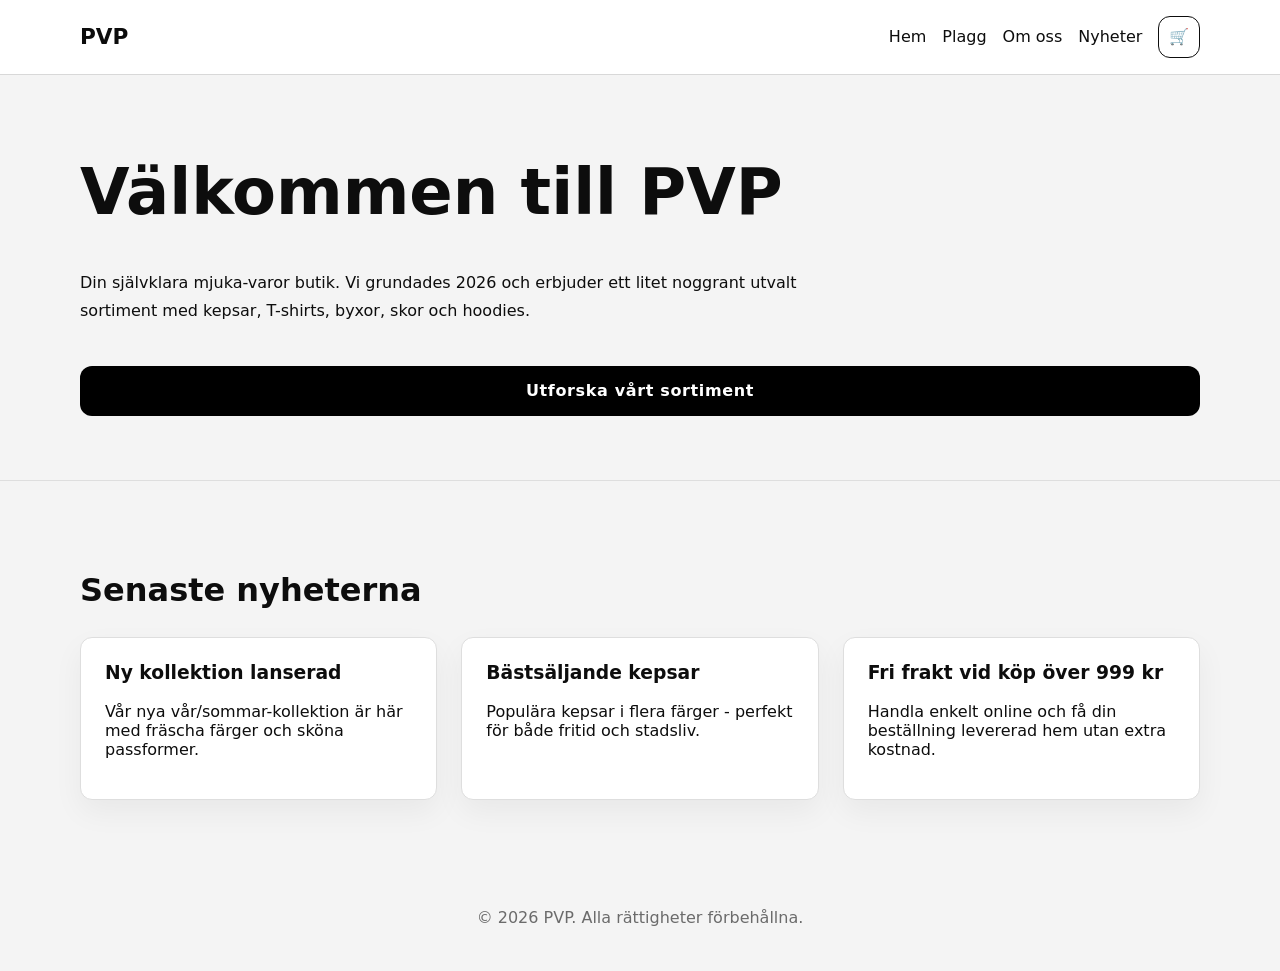
<file: index.html>
<!DOCTYPE html>
<html lang="sv">
<head>
  <meta charset="UTF-8">
  <meta name="viewport" content="width=device-width, initial-scale=1.0">
  <title>PVP - Hem</title>
  <link rel="stylesheet" href="styles.css">
</head>
<body>
  <header class="site-header">
    <div class="container header-inner">
      <a class="brand" href="index.html">PVP</a>
      <nav class="site-nav">
        <a href="index.html">Hem</a>
        <a href="products.html">Plagg</a>
        <a href="about.html">Om oss</a>
        <a href="#news">Nyheter</a>
        <a class="cart-link" href="products.html#cart" title="Öppna varukorgen">🛒</a>
      </nav>
    </div>
  </header>

  <main>
    <section class="hero">
      <div class="container hero-content">
        <h1>Välkommen till PVP</h1>
        <p>Din självklara mjuka-varor butik. Vi grundades 2026 och erbjuder ett litet noggrant utvalt sortiment med kepsar, T-shirts, byxor, skor och hoodies.</p>
        <a class="button" href="products.html">Utforska vårt sortiment</a>
      </div>
    </section>

    <section id="news" class="news-section container">
      <h2>Senaste nyheterna</h2>
      <div class="news-grid">
        <article class="news-card">
          <h3>Ny kollektion lanserad</h3>
          <p>Vår nya vår/sommar-kollektion är här med fräscha färger och sköna passformer.</p>
        </article>
        <article class="news-card">
          <h3>Bästsäljande kepsar</h3>
          <p>Populära kepsar i flera färger - perfekt för både fritid och stadsliv.</p>
        </article>
        <article class="news-card">
          <h3>Fri frakt vid köp över 999 kr</h3>
          <p>Handla enkelt online och få din beställning levererad hem utan extra kostnad.</p>
        </article>
      </div>
    </section>
  </main>

  <footer class="site-footer">
    <div class="container">
      <p>© 2026 PVP. Alla rättigheter förbehållna.</p>
    </div>
  </footer>
</body>
</html>
</file>
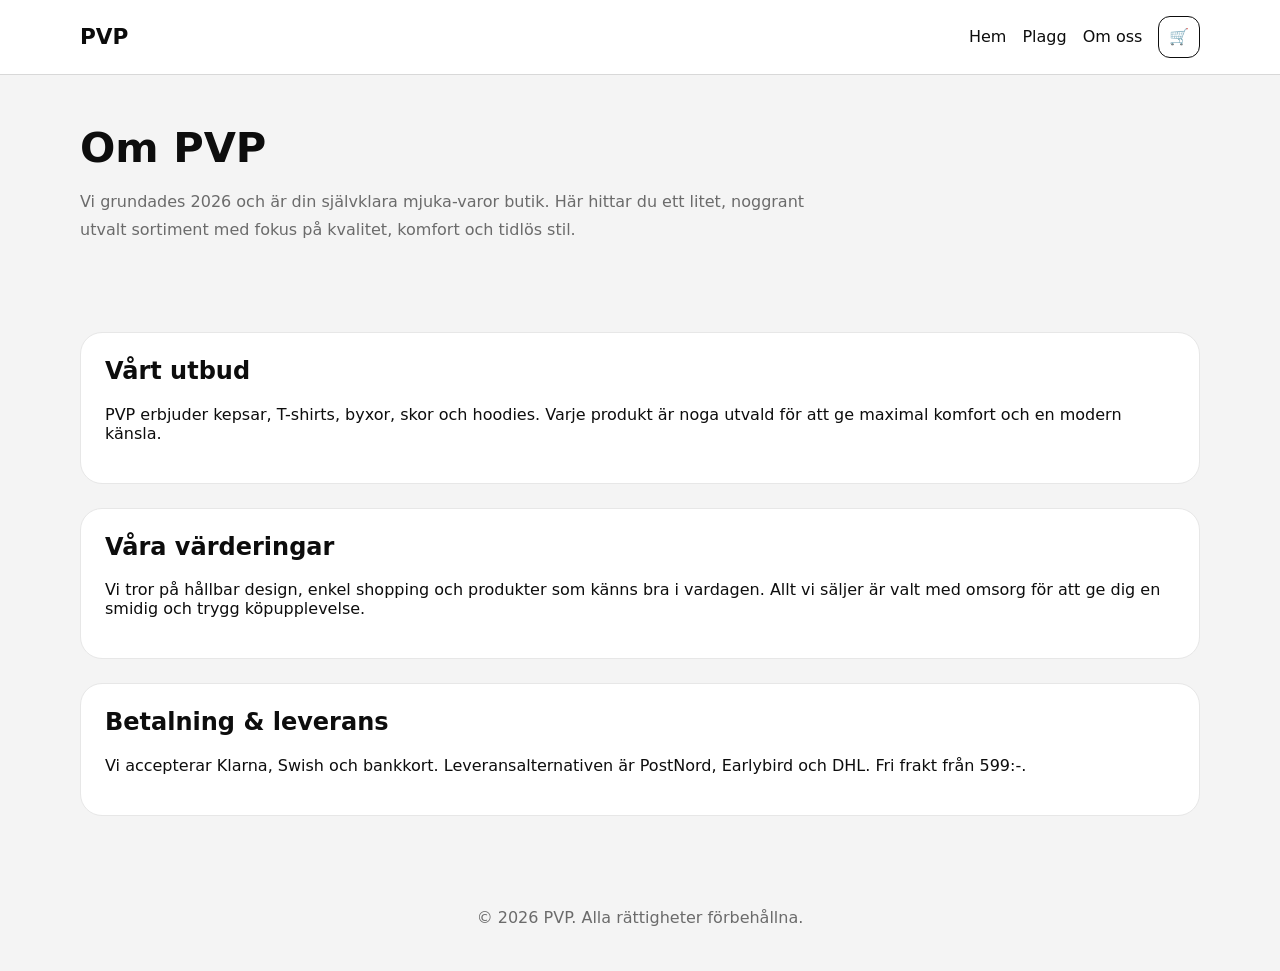
<file: about.html>
<!DOCTYPE html>
<html lang="sv">
<head>
  <meta charset="UTF-8">
  <meta name="viewport" content="width=device-width, initial-scale=1.0">
  <title>PVP - Om oss</title>
  <link rel="stylesheet" href="styles.css">
</head>
<body>
  <header class="site-header">
    <div class="container header-inner">
      <a class="brand" href="index.html">PVP</a>
      <nav class="site-nav">
        <a href="index.html">Hem</a>
        <a href="products.html">Plagg</a>
        <a href="about.html">Om oss</a>
        <a class="cart-link" href="products.html#cart" title="Öppna varukorgen">🛒</a>
      </nav>
    </div>
  </header>

  <main class="container">
    <section class="page-intro">
      <h1>Om PVP</h1>
      <p>Vi grundades 2026 och är din självklara mjuka-varor butik. Här hittar du ett litet, noggrant utvalt sortiment med fokus på kvalitet, komfort och tidlös stil.</p>
    </section>

    <section class="info-section">
      <div>
        <h2>Vårt utbud</h2>
        <p>PVP erbjuder kepsar, T-shirts, byxor, skor och hoodies. Varje produkt är noga utvald för att ge maximal komfort och en modern känsla.</p>
      </div>
      <div>
        <h2>Våra värderingar</h2>
        <p>Vi tror på hållbar design, enkel shopping och produkter som känns bra i vardagen. Allt vi säljer är valt med omsorg för att ge dig en smidig och trygg köpupplevelse.</p>
      </div>
      <div>
        <h2>Betalning & leverans</h2>
        <p>Vi accepterar Klarna, Swish och bankkort. Leveransalternativen är PostNord, Earlybird och DHL. Fri frakt från 599:-.</p>
      </div>
    </section>
  </main>

  <footer class="site-footer">
    <div class="container">
      <p>© 2026 PVP. Alla rättigheter förbehållna.</p>
    </div>
  </footer>
</body>
</html>
</file>
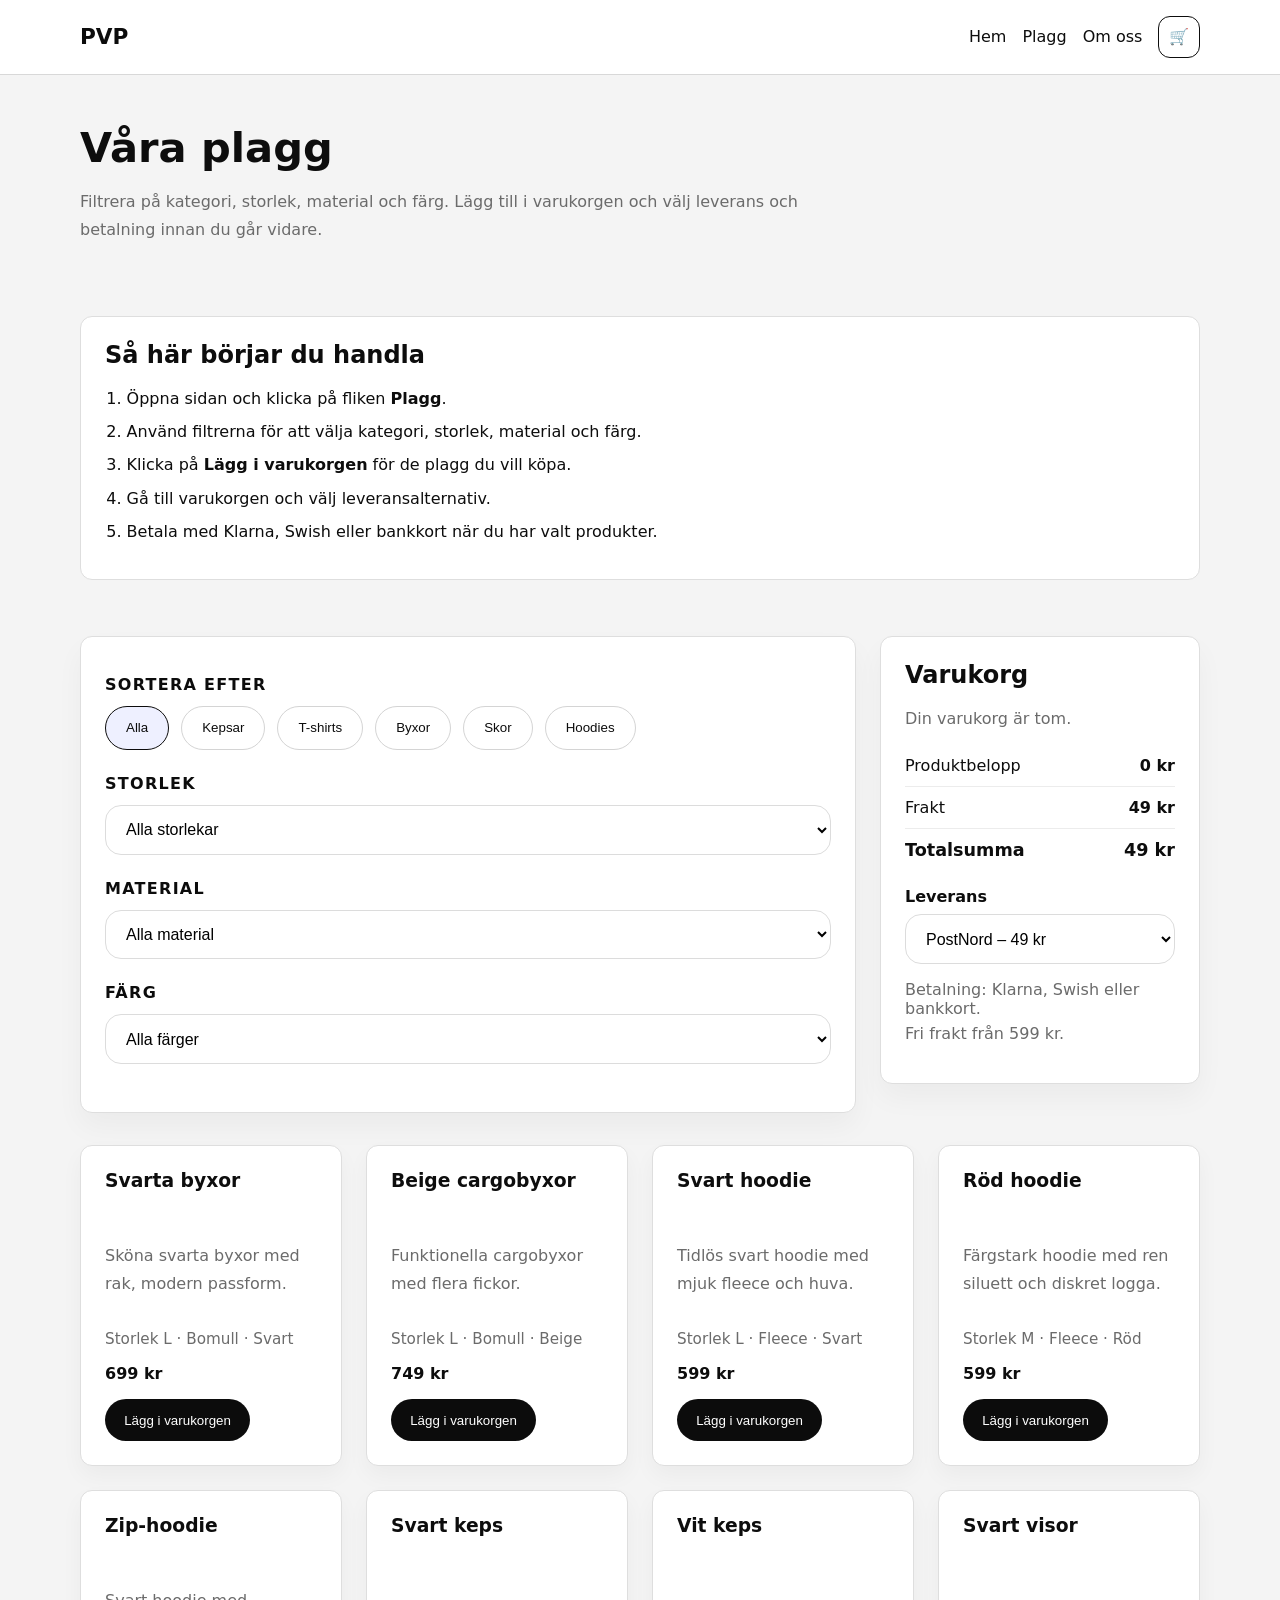
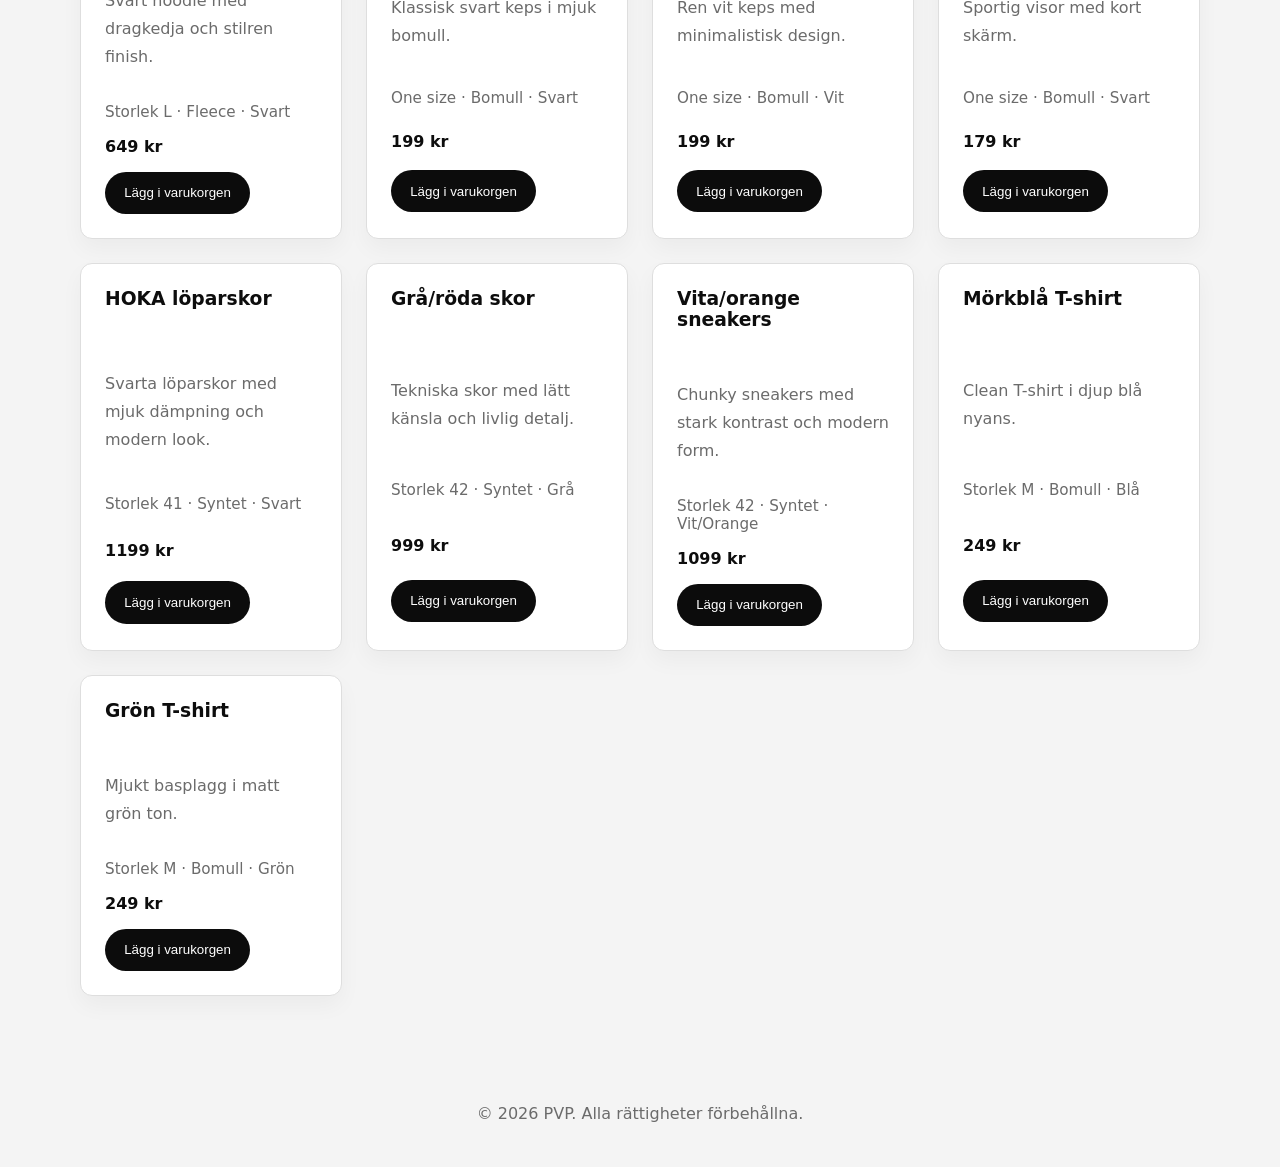
<file: products.html>
<!DOCTYPE html>
<html lang="sv">
<head>
  <meta charset="UTF-8">
  <meta name="viewport" content="width=device-width, initial-scale=1.0">
  <title>PVP - Plagg</title>
  <link rel="stylesheet" href="styles.css">
</head>
<body>
  <header class="site-header">
    <div class="container header-inner">
      <a class="brand" href="index.html">PVP</a>
      <nav class="site-nav">
        <a href="index.html">Hem</a>
        <a href="products.html">Plagg</a>
        <a href="about.html">Om oss</a>
        <a class="cart-link" href="#cart" title="Öppna varukorgen">🛒</a>
      </nav>
    </div>
  </header>

  <main class="container product-page">
    <section class="page-intro">
      <h1>Våra plagg</h1>
      <p>Filtrera på kategori, storlek, material och färg. Lägg till i varukorgen och välj leverans och betalning innan du går vidare.</p>
    </section>

    <section class="how-to-shop">
      <h2>Så här börjar du handla</h2>
      <ol>
        <li>Öppna sidan och klicka på fliken <strong>Plagg</strong>.</li>
        <li>Använd filtrerna för att välja kategori, storlek, material och färg.</li>
        <li>Klicka på <strong>Lägg i varukorgen</strong> för de plagg du vill köpa.</li>
        <li>Gå till varukorgen och välj leveransalternativ.</li>
        <li>Betala med Klarna, Swish eller bankkort när du har valt produkter.</li>
      </ol>
    </section>

    <section class="product-tools">
      <div class="filters-panel">
        <div class="filter-group">
          <h2>Sortera efter</h2>
          <div class="filter-section">
            <button class="filter-button active" data-filter="all">Alla</button>
            <button class="filter-button" data-filter="kepsar">Kepsar</button>
            <button class="filter-button" data-filter="tshirt">T-shirts</button>
            <button class="filter-button" data-filter="byxor">Byxor</button>
            <button class="filter-button" data-filter="skor">Skor</button>
            <button class="filter-button" data-filter="hoodies">Hoodies</button>
          </div>
        </div>

        <div class="filter-group">
          <h2>Storlek</h2>
          <select id="filter-size">
            <option value="all">Alla storlekar</option>
            <option value="xs">XS</option>
            <option value="s">S</option>
            <option value="m">M</option>
            <option value="l">L</option>
            <option value="one-size">One size</option>
          </select>
        </div>

        <div class="filter-group">
          <h2>Material</h2>
          <select id="filter-material">
            <option value="all">Alla material</option>
            <option value="bomull">Bomull</option>
            <option value="fleece">Fleece</option>
            <option value="denim">Denim</option>
            <option value="syntet">Syntet</option>
          </select>
        </div>

        <div class="filter-group">
          <h2>Färg</h2>
          <select id="filter-color">
            <option value="all">Alla färger</option>
            <option value="svart">Svart</option>
            <option value="vit">Vit</option>
            <option value="grå">Grå</option>
            <option value="blå">Blå</option>
          </select>
        </div>
      </div>

      <aside class="cart-panel" id="cart">
        <h2>Varukorg</h2>
        <div id="cart-items" class="cart-items">
          <p class="cart-empty">Din varukorg är tom.</p>
        </div>
        <div class="cart-summary">
          <div class="summary-row">
            <span>Produktbelopp</span>
            <strong id="cart-subtotal">0 kr</strong>
          </div>
          <div class="summary-row">
            <span>Frakt</span>
            <strong id="shipping-cost">0 kr</strong>
          </div>
          <div class="summary-row total-row">
            <span>Totalsumma</span>
            <strong id="cart-total">0 kr</strong>
          </div>
        </div>
        <div class="shipping-block">
          <label for="shipping-method">Leverans</label>
          <select id="shipping-method">
            <option value="postnord">PostNord – 49 kr</option>
            <option value="earlybird">Earlybird – 79 kr</option>
            <option value="dhl">DHL – 59 kr</option>
          </select>
        </div>
        <div class="payment-block">
          <p>Betalning: Klarna, Swish eller bankkort.</p>
          <p>Fri frakt från 599 kr.</p>
        </div>
      </aside>
    </section>

    <section id="catalog" class="product-grid">
      <article class="product-card" data-category="byxor" data-size="l" data-material="bomull" data-color="svart" data-price="699">
        <h3>Svarta byxor</h3>
        <p>Sköna svarta byxor med rak, modern passform.</p>
        <div class="product-meta">Storlek L · Bomull · Svart</div>
        <div class="product-actions">
          <span class="price">699 kr</span>
          <button class="add-button">Lägg i varukorgen</button>
        </div>
      </article>
      <article class="product-card" data-category="byxor" data-size="l" data-material="bomull" data-color="beige" data-price="749">
        <h3>Beige cargobyxor</h3>
        <p>Funktionella cargobyxor med flera fickor.</p>
        <div class="product-meta">Storlek L · Bomull · Beige</div>
        <div class="product-actions">
          <span class="price">749 kr</span>
          <button class="add-button">Lägg i varukorgen</button>
        </div>
      </article>
      <article class="product-card" data-category="hoodies" data-size="l" data-material="fleece" data-color="svart" data-price="599">
        <h3>Svart hoodie</h3>
        <p>Tidlös svart hoodie med mjuk fleece och huva.</p>
        <div class="product-meta">Storlek L · Fleece · Svart</div>
        <div class="product-actions">
          <span class="price">599 kr</span>
          <button class="add-button">Lägg i varukorgen</button>
        </div>
      </article>
      <article class="product-card" data-category="hoodies" data-size="m" data-material="fleece" data-color="röd" data-price="599">
        <h3>Röd hoodie</h3>
        <p>Färgstark hoodie med ren siluett och diskret logga.</p>
        <div class="product-meta">Storlek M · Fleece · Röd</div>
        <div class="product-actions">
          <span class="price">599 kr</span>
          <button class="add-button">Lägg i varukorgen</button>
        </div>
      </article>
      <article class="product-card" data-category="hoodies" data-size="l" data-material="fleece" data-color="svart" data-price="649">
        <h3>Zip-hoodie</h3>
        <p>Svart hoodie med dragkedja och stilren finish.</p>
        <div class="product-meta">Storlek L · Fleece · Svart</div>
        <div class="product-actions">
          <span class="price">649 kr</span>
          <button class="add-button">Lägg i varukorgen</button>
        </div>
      </article>
      <article class="product-card" data-category="kepsar" data-size="one-size" data-material="bomull" data-color="svart" data-price="199">
        <h3>Svart keps</h3>
        <p>Klassisk svart keps i mjuk bomull.</p>
        <div class="product-meta">One size · Bomull · Svart</div>
        <div class="product-actions">
          <span class="price">199 kr</span>
          <button class="add-button">Lägg i varukorgen</button>
        </div>
      </article>
      <article class="product-card" data-category="kepsar" data-size="one-size" data-material="bomull" data-color="vit" data-price="199">
        <h3>Vit keps</h3>
        <p>Ren vit keps med minimalistisk design.</p>
        <div class="product-meta">One size · Bomull · Vit</div>
        <div class="product-actions">
          <span class="price">199 kr</span>
          <button class="add-button">Lägg i varukorgen</button>
        </div>
      </article>
      <article class="product-card" data-category="kepsar" data-size="one-size" data-material="bomull" data-color="svart" data-price="179">
        <h3>Svart visor</h3>
        <p>Sportig visor med kort skärm.</p>
        <div class="product-meta">One size · Bomull · Svart</div>
        <div class="product-actions">
          <span class="price">179 kr</span>
          <button class="add-button">Lägg i varukorgen</button>
        </div>
      </article>
      <article class="product-card" data-category="skor" data-size="41" data-material="syntet" data-color="svart" data-price="1199">
        <h3>HOKA löparskor</h3>
        <p>Svarta löparskor med mjuk dämpning och modern look.</p>
        <div class="product-meta">Storlek 41 · Syntet · Svart</div>
        <div class="product-actions">
          <span class="price">1199 kr</span>
          <button class="add-button">Lägg i varukorgen</button>
        </div>
      </article>
      <article class="product-card" data-category="skor" data-size="42" data-material="syntet" data-color="grå" data-price="999">
        <h3>Grå/röda skor</h3>
        <p>Tekniska skor med lätt känsla och livlig detalj.</p>
        <div class="product-meta">Storlek 42 · Syntet · Grå</div>
        <div class="product-actions">
          <span class="price">999 kr</span>
          <button class="add-button">Lägg i varukorgen</button>
        </div>
      </article>
      <article class="product-card" data-category="skor" data-size="42" data-material="syntet" data-color="vit" data-price="1099">
        <h3>Vita/orange sneakers</h3>
        <p>Chunky sneakers med stark kontrast och modern form.</p>
        <div class="product-meta">Storlek 42 · Syntet · Vit/Orange</div>
        <div class="product-actions">
          <span class="price">1099 kr</span>
          <button class="add-button">Lägg i varukorgen</button>
        </div>
      </article>
      <article class="product-card" data-category="tshirt" data-size="m" data-material="bomull" data-color="blå" data-price="249">
        <h3>Mörkblå T-shirt</h3>
        <p>Clean T-shirt i djup blå nyans.</p>
        <div class="product-meta">Storlek M · Bomull · Blå</div>
        <div class="product-actions">
          <span class="price">249 kr</span>
          <button class="add-button">Lägg i varukorgen</button>
        </div>
      </article>
      <article class="product-card" data-category="tshirt" data-size="m" data-material="bomull" data-color="grön" data-price="249">
        <h3>Grön T-shirt</h3>
        <p>Mjukt basplagg i matt grön ton.</p>
        <div class="product-meta">Storlek M · Bomull · Grön</div>
        <div class="product-actions">
          <span class="price">249 kr</span>
          <button class="add-button">Lägg i varukorgen</button>
        </div>
      </article>
    </section>
  </main>

  <footer class="site-footer">
    <div class="container">
      <p>© 2026 PVP. Alla rättigheter förbehållna.</p>
    </div>
  </footer>

  <script src="script.js"></script>
</body>
</html>
</file>
<file: styles.css>
:root {
  --bg: #f4f4f4;
  --surface: #ffffff;
  --primary: #0c0c0c;
  --accent: #000000;
  --text: #0d0d0d;
  --muted: #6b6b6b;
}

* {
  box-sizing: border-box;
}

body {
  margin: 0;
  font-family: Inter, system-ui, sans-serif;
  background: var(--bg);
  color: var(--text);
}

.container {
  width: min(1120px, calc(100% - 2rem));
  margin: 0 auto;
}

.site-header {
  background: #ffffff;
  border-bottom: 1px solid #d8d8d8;
  position: sticky;
  top: 0;
  z-index: 10;
}

.header-inner {
  display: flex;
  align-items: center;
  justify-content: space-between;
  gap: 1rem;
  padding: 1rem 0;
}

.brand {
  font-size: 1.35rem;
  font-weight: 700;
  color: var(--primary);
  text-decoration: none;
}

.site-nav {
  display: flex;
  align-items: center;
  gap: 1rem;
}

.site-nav a {
  color: var(--text);
  text-decoration: none;
  font-weight: 500;
}

.cart-link {
  display: inline-flex;
  align-items: center;
  justify-content: center;
  width: 2.6rem;
  height: 2.6rem;
  border: 1px solid var(--text);
  border-radius: 12px;
  color: var(--text);
  text-decoration: none;
  transition: background 0.2s ease, color 0.2s ease;
}

.cart-link:hover {
  background: var(--text);
  color: white;
}

.hero {
  background: #f4f4f4;
  color: var(--text);
  padding: 5rem 0 4rem;
  border-bottom: 1px solid #dedede;
}

.hero-content {
  display: grid;
  gap: 1.5rem;
}

.hero-content h1 {
  font-size: clamp(2.5rem, 5vw, 4rem);
  margin: 0;
}

.hero-content p {
  max-width: 720px;
  line-height: 1.8;
}

.button {
  display: inline-flex;
  align-items: center;
  justify-content: center;
  padding: 0.95rem 1.6rem;
  background: var(--accent);
  color: white;
  text-decoration: none;
  border-radius: 12px;
  font-weight: 700;
  letter-spacing: 0.04em;
}

.news-section {
  padding: 4rem 0;
}

.news-section h2 {
  margin-bottom: 1.75rem;
  font-size: 2rem;
}

.news-grid {
  display: grid;
  gap: 1.5rem;
  grid-template-columns: repeat(auto-fit, minmax(240px, 1fr));
}

.news-card {
  background: var(--surface);
  padding: 1.5rem;
  border: 1px solid #dedede;
  border-radius: 12px;
  box-shadow: 0 12px 30px rgba(0,0,0,0.05);
}

.news-card h3 {
  margin-top: 0;
}

.page-intro {
  padding: 3rem 0 1.5rem;
}

.page-intro h1 {
  margin: 0 0 0.75rem;
  font-size: 2.6rem;
}

.page-intro p {
  max-width: 760px;
  color: var(--muted);
  line-height: 1.75;
}

.how-to-shop {
  background: #ffffff;
  border: 1px solid #dedede;
  border-radius: 12px;
  padding: 1.5rem;
  margin-bottom: 1.5rem;
}

.how-to-shop h2 {
  margin-top: 0;
}

.how-to-shop ol {
  margin: 0;
  padding-left: 1.35rem;
  color: var(--text);
}

.how-to-shop li {
  margin-bottom: 0.9rem;
}

.product-page {
  display: grid;
  gap: 2rem;
}

.product-tools {
  display: grid;
  grid-template-columns: minmax(280px, 1fr) 320px;
  gap: 1.5rem;
  align-items: start;
}

.filters-panel,
.cart-panel {
  background: var(--surface);
  border: 1px solid #dedede;
  border-radius: 12px;
  padding: 1.5rem;
  box-shadow: 0 14px 28px rgba(0,0,0,0.04);
}

.filter-group {
  margin-bottom: 1.5rem;
}

.filter-group h2 {
  margin-bottom: 0.75rem;
  font-size: 1rem;
  text-transform: uppercase;
  letter-spacing: 0.08em;
  color: var(--primary);
}

.filter-section {
  display: flex;
  flex-wrap: wrap;
  gap: 0.75rem;
  margin-bottom: 0.5rem;
}

.filter-button {
  padding: 0.85rem 1.25rem;
  border: 1px solid #d4d4d4;
  background: white;
  color: var(--text);
  border-radius: 999px;
  cursor: pointer;
  transition: all 0.2s ease;
}

.filter-button:hover,
.filter-button.active {
  border-color: var(--primary);
  background: #eef0ff;
  color: var(--primary);
}

.filter-group select,
.shipping-block select {
  width: 100%;
  padding: 0.9rem 1rem;
  border-radius: 16px;
  border: 1px solid #dcdcdc;
  background: white;
  font-size: 1rem;
}

.product-grid {
  display: grid;
  gap: 1.5rem;
  grid-template-columns: repeat(auto-fit, minmax(220px, 1fr));
  margin-bottom: 4rem;
}

.product-card {
  background: var(--surface);
  padding: 1.5rem;
  border-radius: 12px;
  border: 1px solid #dedede;
  box-shadow: 0 10px 22px rgba(0,0,0,0.04);
  display: grid;
  gap: 1rem;
}

.product-card h3 {
  margin-top: 0;
}

.product-card p {
  color: var(--muted);
  line-height: 1.75;
}

.product-meta {
  color: var(--muted);
  font-size: 0.95rem;
}

.product-actions {
  display: flex;
  justify-content: space-between;
  align-items: center;
  gap: 1rem;
  flex-wrap: wrap;
}

.product-actions .price {
  font-weight: 700;
}

.add-button {
  padding: 0.85rem 1.2rem;
  border: none;
  border-radius: 999px;
  background: var(--primary);
  color: white;
  cursor: pointer;
  transition: background 0.2s ease;
}

.add-button:hover {
  background: #3343b8;
}

.cart-panel h2 {
  margin-top: 0;
}

.cart-items {
  display: grid;
  gap: 1rem;
  margin-bottom: 1rem;
}

.cart-empty {
  margin: 0;
  color: var(--muted);
}

.cart-item {
  background: #f9faff;
  padding: 1rem;
  border-radius: 18px;
  border: 1px solid #e1e7ff;
}

.cart-item h3 {
  margin: 0 0 0.5rem;
}

.cart-item p {
  margin: 0 0.5rem;
  color: var(--muted);
  font-size: 0.95rem;
}

.cart-item .remove-button {
  padding: 0.55rem 0.9rem;
  border: none;
  background: #f5e0e0;
  border-radius: 999px;
  color: #b43a3a;
  cursor: pointer;
}

.cart-summary,
.shipping-block,
.payment-block {
  margin-bottom: 1rem;
}

.summary-row {
  display: flex;
  justify-content: space-between;
  align-items: center;
  padding: 0.7rem 0;
  border-bottom: 1px solid #ececec;
}

.summary-row:last-child {
  border-bottom: none;
}

.total-row {
  font-size: 1.1rem;
  font-weight: 700;
}

.shipping-block label {
  display: block;
  margin-bottom: 0.5rem;
  color: var(--text);
  font-weight: 600;
}

.payment-block p {
  margin: 0.35rem 0;
  color: var(--muted);
}

.info-section {
  display: grid;
  gap: 1.5rem;
  padding: 3rem 0;
}

.info-section div {
  background: var(--surface);
  padding: 1.5rem;
  border-radius: 22px;
  border: 1px solid #e7e7e7;
}

.info-section h2 {
  margin-top: 0;
}

.site-footer {
  padding: 1.75rem 0;
  text-align: center;
  color: var(--muted);
}

@media (max-width: 980px) {
  .product-tools {
    grid-template-columns: 1fr;
  }
}

@media (max-width: 700px) {
  .header-inner {
    flex-direction: column;
    align-items: flex-start;
  }
  .site-nav {
    width: 100%;
    justify-content: space-between;
  }
  .hero {
    padding: 4rem 0 3rem;
  }
}
</file>
